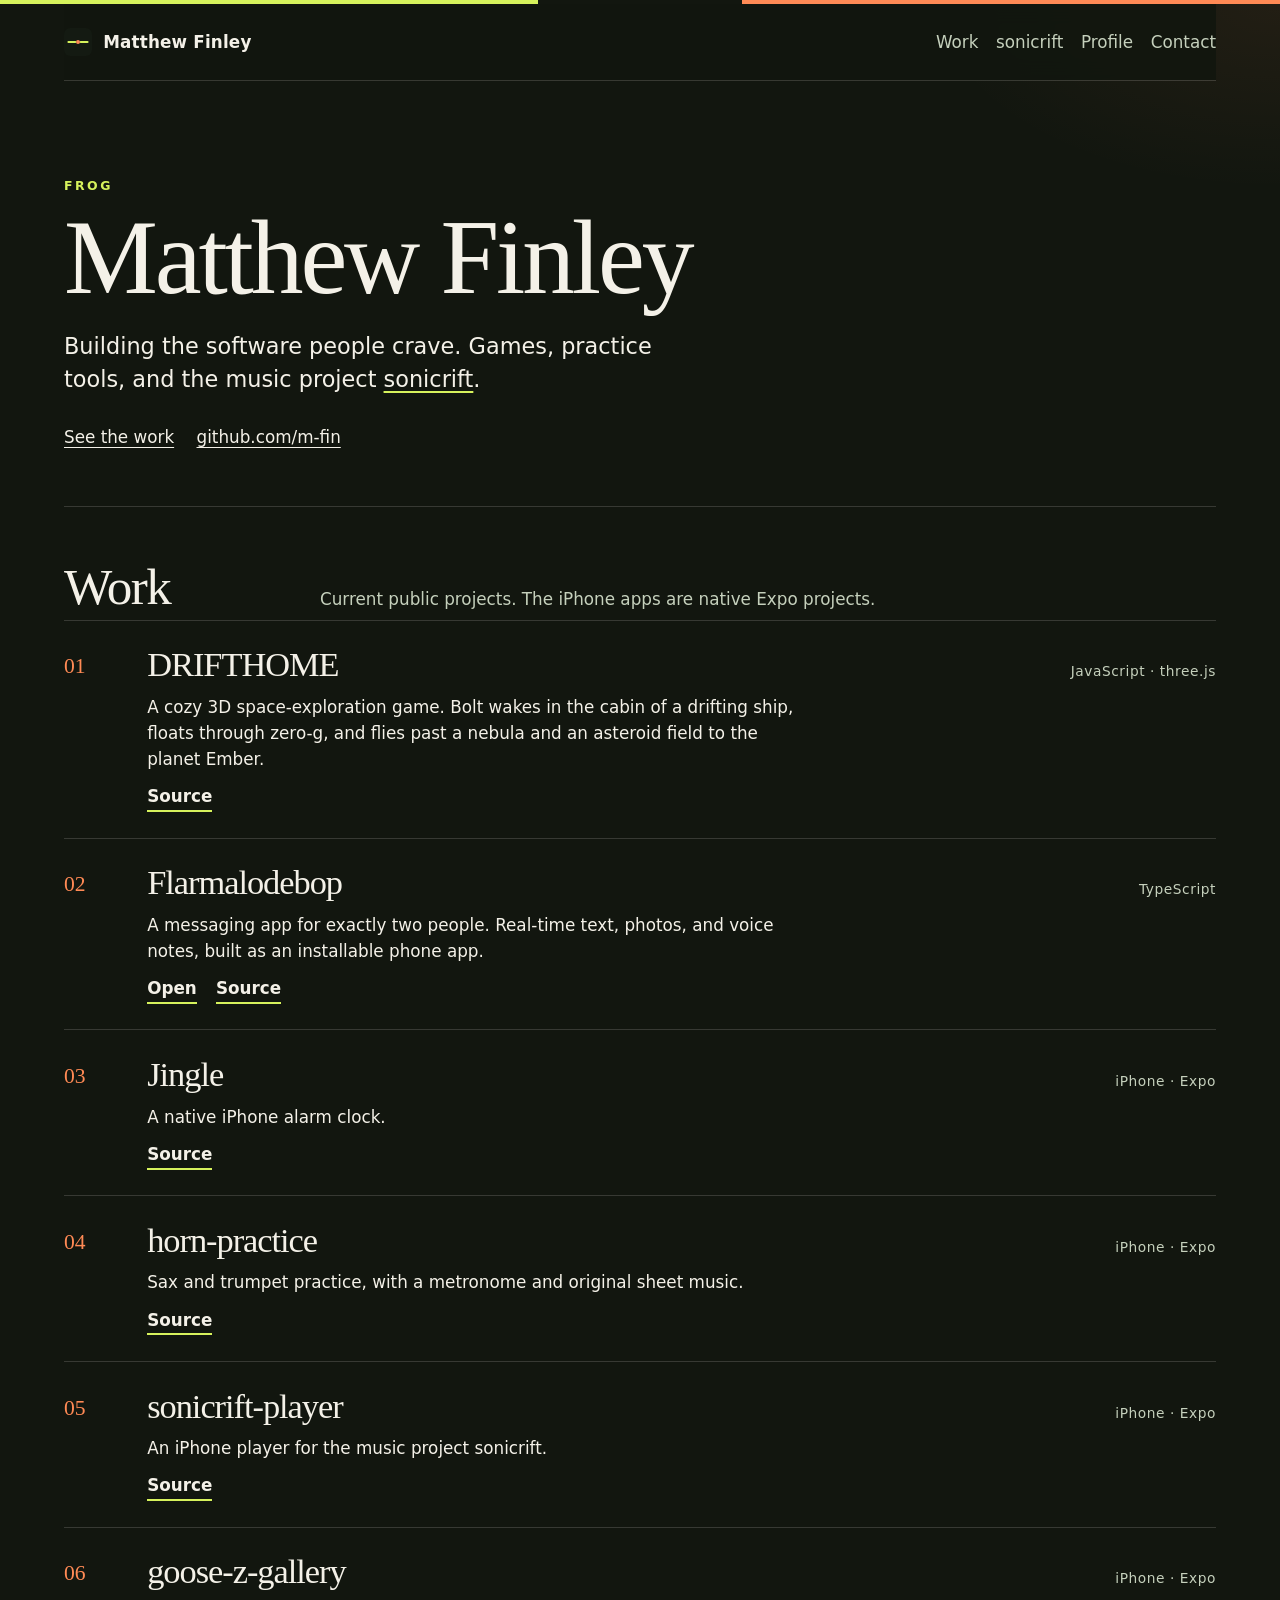
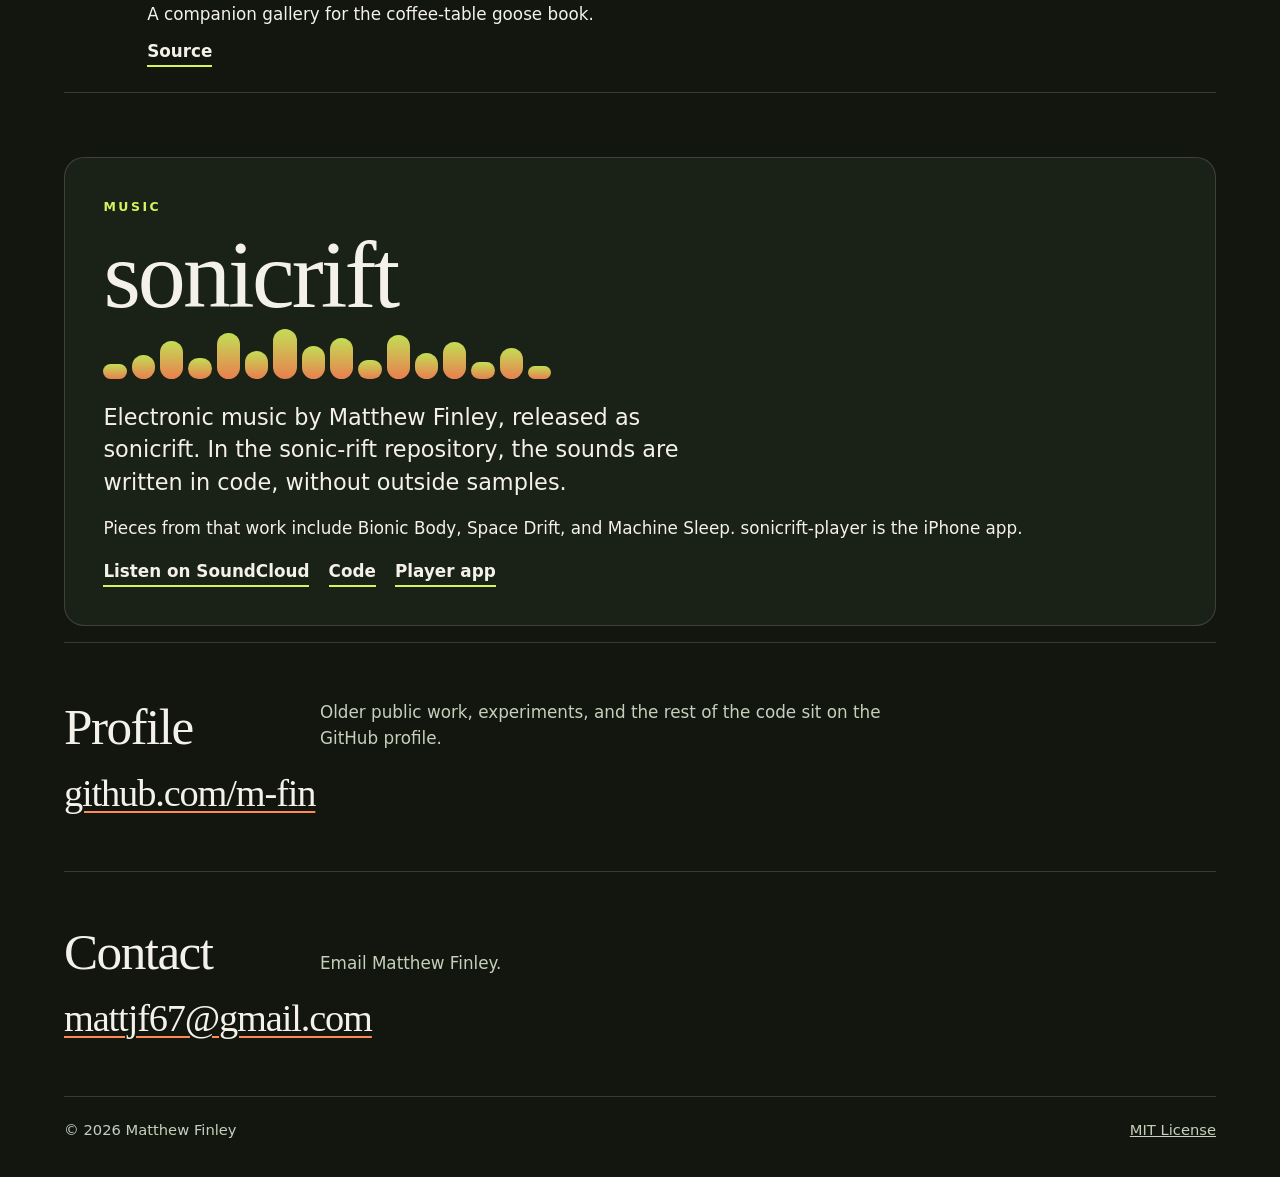
<file: index.html>
<!DOCTYPE html>
<html lang="en">
<head>
  <meta charset="utf-8">
  <meta name="viewport" content="width=device-width, initial-scale=1">
  <title>Matthew Finley</title>
  <meta name="description" content="Matthew Finley (Frog) builds games, practice tools, and the music project sonicrift.">
  <meta name="author" content="Matthew Finley">
  <meta name="theme-color" content="#12160f">
  <link rel="canonical" href="https://m-fin.github.io/whynotz0idberg.github.io/">
  <link rel="icon" href="favicon.svg" type="image/svg+xml">
  <link rel="stylesheet" href="style.css">
  <meta property="og:title" content="Matthew Finley">
  <meta property="og:description" content="Games, practice tools, and the music project sonicrift.">
  <meta property="og:type" content="website">
  <meta property="og:url" content="https://m-fin.github.io/whynotz0idberg.github.io/">
  <script type="application/ld+json">
  {
    "@context": "https://schema.org",
    "@type": "Person",
    "name": "Matthew Finley",
    "alternateName": "Frog",
    "email": "mailto:mattjf67@gmail.com",
    "url": "https://m-fin.github.io/whynotz0idberg.github.io/",
    "sameAs": [
      "https://github.com/m-fin",
      "https://soundcloud.com/sonicrift"
    ]
  }
  </script>
</head>
<body id="top">
  <a class="skip" href="#work">Skip to work</a>
  <header class="site-header">
    <a class="brand" href="#top">
      <img src="favicon.svg" width="28" height="28" alt="">
      <span>Matthew Finley</span>
    </a>
    <nav class="nav" aria-label="Page">
      <a href="#work">Work</a>
      <a href="#music">sonicrift</a>
      <a href="#profile">Profile</a>
      <a href="#contact">Contact</a>
    </nav>
  </header>

  <main>
    <section class="hero" aria-labelledby="intro-heading">
      <p class="kicker">Frog</p>
      <h1 id="intro-heading">Matthew Finley</h1>
      <p class="lede">Building the software people crave. Games, practice tools, and the music project <a href="#music">sonicrift</a>.</p>
      <p class="hero-links">
        <a class="text-link" href="#work">See the work</a>
        <a class="text-link" rel="me" href="https://github.com/m-fin">github.com/m-fin</a>
      </p>
    </section>

    <section id="work" class="band" aria-labelledby="work-heading">
      <div class="band-head">
        <h2 id="work-heading">Work</h2>
        <p>Current public projects. The iPhone apps are native Expo projects.</p>
      </div>
      <ol class="projects">
        <li class="project">
          <span class="index" aria-hidden="true">01</span>
          <article>
            <div class="project-top">
              <h3>DRIFTHOME</h3>
              <p class="meta">JavaScript · three.js</p>
            </div>
            <p>A cozy 3D space-exploration game. Bolt wakes in the cabin of a drifting ship, floats through zero-g, and flies past a nebula and an asteroid field to the planet Ember.</p>
            <p class="links">
              <a href="https://github.com/m-fin/drifthome">Source<span class="sr"> for DRIFTHOME</span></a>
            </p>
          </article>
        </li>
        <li class="project">
          <span class="index" aria-hidden="true">02</span>
          <article>
            <div class="project-top">
              <h3>Flarmalodebop</h3>
              <p class="meta">TypeScript</p>
            </div>
            <p>A messaging app for exactly two people. Real-time text, photos, and voice notes, built as an installable phone app.</p>
            <p class="links">
              <a href="https://flarmalodebop.vercel.app">Open<span class="sr"> Flarmalodebop</span></a>
              <a href="https://github.com/m-fin/flarmalodebop">Source<span class="sr"> for Flarmalodebop</span></a>
            </p>
          </article>
        </li>
        <li class="project">
          <span class="index" aria-hidden="true">03</span>
          <article>
            <div class="project-top">
              <h3>Jingle</h3>
              <p class="meta">iPhone · Expo</p>
            </div>
            <p>A native iPhone alarm clock.</p>
            <p class="links">
              <a href="https://github.com/m-fin/jingle-ios">Source<span class="sr"> for Jingle</span></a>
            </p>
          </article>
        </li>
        <li class="project">
          <span class="index" aria-hidden="true">04</span>
          <article>
            <div class="project-top">
              <h3>horn-practice</h3>
              <p class="meta">iPhone · Expo</p>
            </div>
            <p>Sax and trumpet practice, with a metronome and original sheet music.</p>
            <p class="links">
              <a href="https://github.com/m-fin/horn-practice">Source<span class="sr"> for horn-practice</span></a>
            </p>
          </article>
        </li>
        <li class="project" id="player">
          <span class="index" aria-hidden="true">05</span>
          <article>
            <div class="project-top">
              <h3>sonicrift-player</h3>
              <p class="meta">iPhone · Expo</p>
            </div>
            <p>An iPhone player for the music project sonicrift.</p>
            <p class="links">
              <a href="https://github.com/m-fin/sonicrift-player">Source<span class="sr"> for sonicrift-player</span></a>
            </p>
          </article>
        </li>
        <li class="project">
          <span class="index" aria-hidden="true">06</span>
          <article>
            <div class="project-top">
              <h3>goose-z-gallery</h3>
              <p class="meta">iPhone · Expo</p>
            </div>
            <p>A companion gallery for the coffee-table goose book.</p>
            <p class="links">
              <a href="https://github.com/m-fin/goose-z-gallery">Source<span class="sr"> for goose-z-gallery</span></a>
            </p>
          </article>
        </li>
      </ol>
    </section>

    <section id="music" class="music" aria-labelledby="music-heading">
      <p class="kicker">Music</p>
      <h2 id="music-heading">sonicrift</h2>
      <div class="wave" aria-hidden="true">
        <span style="--h: 28%"></span>
        <span style="--h: 46%"></span>
        <span style="--h: 72%"></span>
        <span style="--h: 40%"></span>
        <span style="--h: 88%"></span>
        <span style="--h: 54%"></span>
        <span style="--h: 96%"></span>
        <span style="--h: 62%"></span>
        <span style="--h: 78%"></span>
        <span style="--h: 36%"></span>
        <span style="--h: 84%"></span>
        <span style="--h: 50%"></span>
        <span style="--h: 70%"></span>
        <span style="--h: 32%"></span>
        <span style="--h: 58%"></span>
        <span style="--h: 24%"></span>
      </div>
      <p class="lede">Electronic music by Matthew Finley, released as sonicrift. In the sonic-rift repository, the sounds are written in code, without outside samples.</p>
      <p>Pieces from that work include Bionic Body, Space Drift, and Machine Sleep. sonicrift-player is the iPhone app.</p>
      <p class="links">
        <a href="https://soundcloud.com/sonicrift">Listen on SoundCloud</a>
        <a href="https://github.com/m-fin/sonic-rift">Code<span class="sr"> for sonicrift</span></a>
        <a href="#player">Player app</a>
      </p>
    </section>

    <section id="profile" class="band profile" aria-labelledby="profile-heading">
      <div class="band-head">
        <h2 id="profile-heading">Profile</h2>
        <p>Older public work, experiments, and the rest of the code sit on the GitHub profile.</p>
      </div>
      <p class="profile-link">
        <a rel="me" href="https://github.com/m-fin">github.com/m-fin</a>
      </p>
    </section>

    <section id="contact" class="band contact" aria-labelledby="contact-heading">
      <div class="band-head">
        <h2 id="contact-heading">Contact</h2>
        <p>Email Matthew Finley.</p>
      </div>
      <p class="profile-link">
        <a href="mailto:mattjf67@gmail.com">mattjf67@gmail.com</a>
      </p>
    </section>
  </main>

  <footer class="site-footer">
    <p>© 2026 Matthew Finley</p>
    <p><a href="LICENSE">MIT License</a></p>
  </footer>
</body>
</html>
</file>
<file: style.css>
:root {
  --bg: #12160f;
  --bg-raise: #1a2116;
  --ink: #f4f1e8;
  --muted: #c5d0bc;
  --signal: #d6f25c;
  --copper: #ff8a55;
  --line: rgba(244, 241, 232, 0.16);
  --header: rgba(18, 22, 15, 0.96);
  --serif: "Iowan Old Style", "Palatino Linotype", Palatino, Georgia, serif;
  --sans: "Avenir Next", "Segoe UI", system-ui, sans-serif;
  --max: 72rem;
  --pad: clamp(1.15rem, 4vw, 2.5rem);
}

*,
*::before,
*::after {
  box-sizing: border-box;
}

html {
  scroll-behavior: smooth;
  scroll-padding-top: 6.5rem;
}

body {
  margin: 0;
  min-height: 100vh;
  background:
    radial-gradient(900px 420px at 0% -10%, rgba(214, 242, 92, 0.09), transparent 55%),
    radial-gradient(700px 380px at 100% 0%, rgba(255, 138, 85, 0.07), transparent 50%),
    var(--bg);
  color: var(--ink);
  font-family: var(--sans);
  font-size: 1.05rem;
  line-height: 1.55;
  color-scheme: dark;
}

body::before {
  content: "";
  display: block;
  height: 4px;
  background: linear-gradient(90deg, var(--signal) 0 42%, transparent 42% 58%, var(--copper) 58% 100%);
}

img {
  display: block;
  max-width: 100%;
}

a {
  color: inherit;
}

a:hover {
  color: var(--signal);
}

:focus-visible {
  outline: 2px solid var(--signal);
  outline-offset: 3px;
}

.sr {
  position: absolute;
  width: 1px;
  height: 1px;
  padding: 0;
  margin: -1px;
  overflow: hidden;
  clip: rect(0, 0, 0, 0);
  white-space: nowrap;
  border: 0;
}

.skip {
  position: absolute;
  left: var(--pad);
  top: 0.6rem;
  transform: translateY(-140%);
  background: var(--signal);
  color: #17200f;
  padding: 0.4rem 0.7rem;
  z-index: 20;
  text-decoration: none;
}

.skip:focus {
  transform: none;
}

.site-header,
main,
.site-footer {
  width: min(var(--max), calc(100% - var(--pad) * 2));
  margin-inline: auto;
}

.site-header {
  display: flex;
  align-items: center;
  justify-content: space-between;
  gap: 1rem 1.5rem;
  padding: 1.1rem 0;
  position: sticky;
  top: 0;
  z-index: 5;
  background: var(--header);
  backdrop-filter: blur(10px);
  box-shadow: 0 1px 0 var(--line);
}

.brand {
  display: flex;
  align-items: center;
  gap: 0.7rem;
  text-decoration: none;
  font-weight: 600;
  letter-spacing: 0.01em;
}

.brand img {
  width: 28px;
  height: 28px;
}

.nav {
  display: flex;
  flex-wrap: wrap;
  gap: 0.2rem 1.1rem;
}

.nav a {
  text-decoration: none;
  padding: 0.45rem 0;
  color: var(--muted);
}

.nav a:hover,
.nav a:focus-visible {
  color: var(--ink);
}

.hero {
  padding: clamp(2.5rem, 8vw, 6rem) 0 clamp(2rem, 5vw, 3.5rem);
}

.kicker {
  margin: 0 0 0.8rem;
  color: var(--signal);
  font-size: 0.78rem;
  font-weight: 700;
  letter-spacing: 0.2em;
  text-transform: uppercase;
}

h1,
h2,
h3 {
  font-family: var(--serif);
  font-weight: 500;
  letter-spacing: -0.03em;
  line-height: 0.95;
  text-wrap: balance;
}

h1 {
  margin: 0;
  font-size: clamp(3.3rem, 10vw, 6.6rem);
}

h2 {
  margin: 0;
  font-size: clamp(2rem, 5vw, 3.2rem);
}

h3 {
  margin: 0;
  font-size: clamp(1.55rem, 3vw, 2.15rem);
  line-height: 1.05;
}

.lede,
.band-head p,
.project p,
.music p,
.profile p,
.contact p {
  text-wrap: pretty;
}

.lede {
  max-width: 38rem;
  margin: 1.4rem 0 0;
  font-size: clamp(1.15rem, 2vw, 1.4rem);
  line-height: 1.45;
}

.lede a {
  color: var(--ink);
  text-decoration-thickness: 2px;
  text-decoration-color: var(--signal);
  text-underline-offset: 0.18em;
}

.hero-links {
  display: flex;
  flex-wrap: wrap;
  gap: 0.8rem 1.4rem;
  margin: 1.8rem 0 0;
}

.text-link {
  color: var(--ink);
  text-underline-offset: 0.22em;
}

.band {
  padding: clamp(2rem, 5vw, 3.5rem) 0;
  border-top: 1px solid var(--line);
}

.band-head {
  display: grid;
  grid-template-columns: minmax(8rem, 14rem) 1fr;
  gap: 1rem 2rem;
  align-items: end;
  margin-bottom: 0.5rem;
}

.band-head p,
.meta,
.site-footer {
  color: var(--muted);
}

.band-head p {
  margin: 0;
  max-width: 38rem;
}

.projects {
  list-style: none;
  margin: 0;
  padding: 0;
}

.project {
  display: grid;
  grid-template-columns: 4.2rem 1fr;
  gap: 0.4rem 1rem;
  padding: 1.6rem 0;
  border-top: 1px solid var(--line);
}

.project:last-child {
  border-bottom: 1px solid var(--line);
}

#player {
  scroll-margin-top: 6.5rem;
}

.index {
  font-family: var(--serif);
  font-size: 1.35rem;
  color: var(--copper);
  padding-top: 0.25rem;
}

.project-top {
  display: flex;
  flex-wrap: wrap;
  align-items: baseline;
  justify-content: space-between;
  gap: 0.4rem 1.2rem;
}

.meta {
  margin: 0;
  font-size: 0.86rem;
  letter-spacing: 0.04em;
}

.project p {
  margin: 0.7rem 0 0;
  max-width: 42rem;
}

.links {
  display: flex;
  flex-wrap: wrap;
  gap: 0.4rem 1.2rem;
  margin: 0.95rem 0 0;
}

.links a {
  color: var(--ink);
  font-weight: 600;
  text-decoration: none;
  border-bottom: 2px solid var(--signal);
  padding-bottom: 0.05rem;
}

.links a:hover {
  color: var(--signal);
}

.music {
  margin: 0.5rem 0 1rem;
  padding: clamp(1.6rem, 4vw, 2.4rem);
  background: var(--bg-raise);
  border: 1px solid var(--line);
  border-radius: 1.25rem;
}

.music h2 {
  font-size: clamp(3rem, 9vw, 6rem);
  text-transform: lowercase;
  margin-bottom: 0.4rem;
}

.wave {
  display: flex;
  align-items: flex-end;
  gap: 5px;
  height: 52px;
  width: min(100%, 28rem);
  margin: 0.3rem 0 1.2rem;
}

.wave span {
  flex: 1;
  height: var(--h);
  background: linear-gradient(180deg, var(--signal), var(--copper));
  border-radius: 99px;
  opacity: 0.9;
}

.profile-link {
  margin: 1.2rem 0 0;
  font-family: var(--serif);
  font-size: clamp(1.6rem, 4vw, 2.4rem);
  letter-spacing: -0.03em;
  line-height: 1.15;
}

.profile-link a {
  color: var(--ink);
  text-decoration-thickness: 2px;
  text-decoration-color: var(--copper);
  text-underline-offset: 0.14em;
  overflow-wrap: anywhere;
}

.site-footer {
  display: flex;
  flex-wrap: wrap;
  justify-content: space-between;
  gap: 0.4rem 1.5rem;
  padding: 1.4rem 0 2.2rem;
  border-top: 1px solid var(--line);
  font-size: 0.92rem;
}

.site-footer p {
  margin: 0;
}

.site-footer a {
  color: var(--muted);
}

.missing {
  min-height: 60vh;
}

@media (max-width: 720px) {
  html {
    scroll-padding-top: 9rem;
  }

  #player {
    scroll-margin-top: 9rem;
  }

  .site-header {
    align-items: flex-start;
    flex-direction: column;
  }

  .nav a {
    padding: 0.65rem 0.1rem;
  }

  .band-head,
  .project {
    grid-template-columns: 2.6rem 1fr;
  }

  .band-head {
    grid-template-columns: 1fr;
    gap: 0.7rem;
  }

  .music {
    border-radius: 0.9rem;
    padding: 1.3rem 1rem;
  }
}

@media (prefers-reduced-motion: reduce) {
  html {
    scroll-behavior: auto;
  }
}

@media print {
  body {
    background: #fff;
    color: #111;
  }

  .site-header {
    position: static;
    background: none;
  }

  a {
    color: #111;
  }
}
</file>
